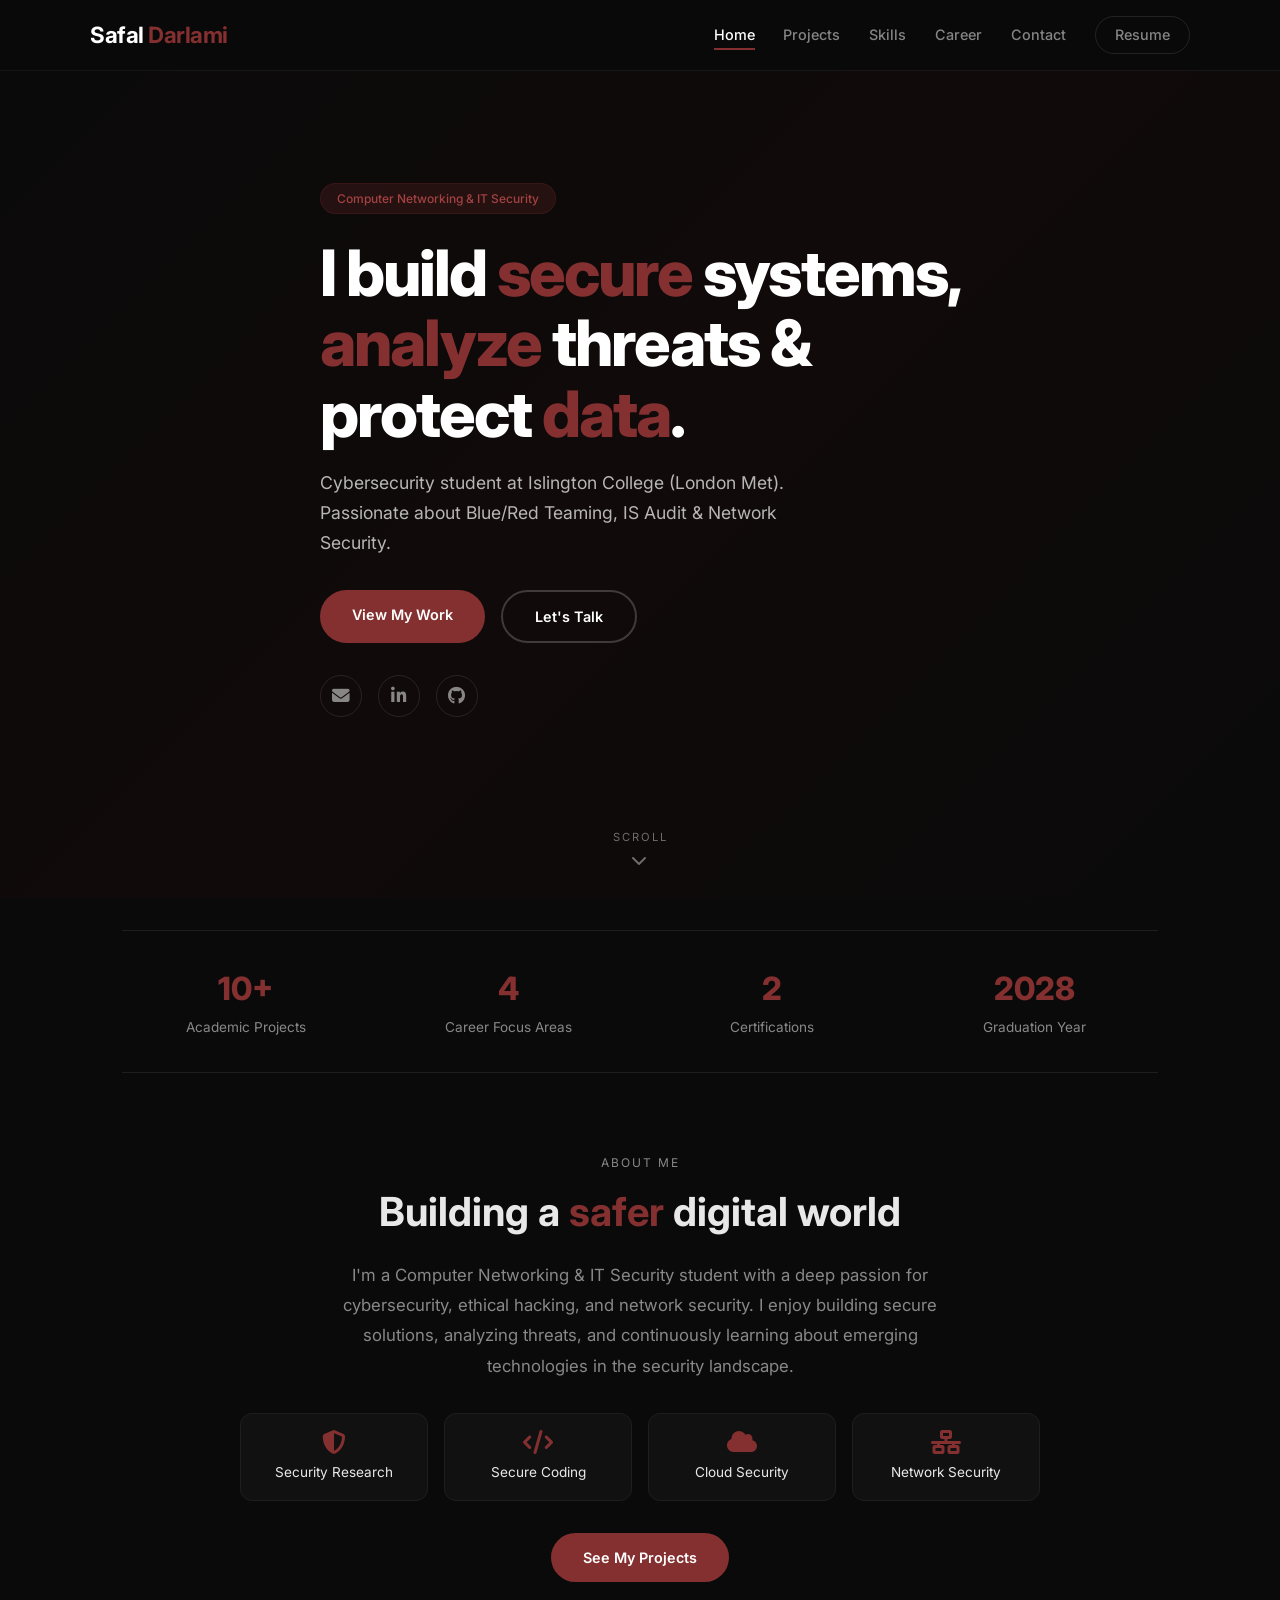
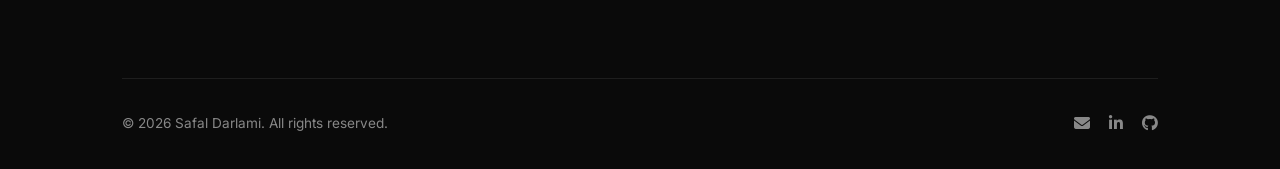
<file: index.html>
<!DOCTYPE html>
<html lang="en">
<head>
    <meta charset="UTF-8" />
    <meta name="viewport" content="width=device-width, initial-scale=1.0" />
    <title>Safal Darlami | Home</title>
    <link rel="stylesheet" href="style.css" />
    <link href="https://fonts.googleapis.com/css2?family=Inter:wght@300;400;500;600;700;800;900&display=swap" rel="stylesheet" />
    <link rel="stylesheet" href="https://cdnjs.cloudflare.com/ajax/libs/font-awesome/6.5.0/css/all.min.css" />
</head>
<body>

    <!-- ===== VIDEO HERO SECTION (Full screen) ===== -->
    <section class="video-hero" id="videoHero">
        <!-- Fallback gradient background if video doesn't load -->
        <div class="hero-fallback"></div>
        
        <!-- Background Video -->
        <video class="hero-video" autoplay muted loop playsinline id="bgVideo">
            <source src="Ytmp3.gg_YouTube_After-Effects-Loading-Screen_Media_3Df-26ZtIPA_001_720p.mp4" type="video/mp4" />
            <!-- Fallback: You can replace with your own video -->
        </video>
        
        <!-- Dark Overlay -->
        <div class="hero-overlay"></div>
        
        <!-- Hero Content -->
        <div class="hero-content-overlay">
            <span class="hero-badge">Computer Networking & IT Security</span>
            <h1>
                I build <span>secure</span> systems,<br />
                <span>analyze</span> threats &<br />
                protect <span>data</span>.
            </h1>
            <p class="hero-bio">
                Cybersecurity student at Islington College (London Met). 
                Passionate about Blue/Red Teaming, IS Audit & Network Security.
            </p>
            <div class="hero-buttons">
                <a href="projects.html" class="btn btn-primary">View My Work</a>
                <a href="contact.html" class="btn btn-secondary">Let's Talk</a>
            </div>
            <div class="hero-social">
                <a href="mailto:safal.darlami@email.com"><i class="fas fa-envelope"></i></a>
                <a href="#"><i class="fab fa-linkedin-in"></i></a>
                <a href="#"><i class="fab fa-github"></i></a>
            </div>
        </div>

        <!-- Scroll Indicator -->
        <div class="scroll-indicator">
            <span>Scroll</span>
            <i class="fas fa-chevron-down"></i>
        </div>
    </section>

    <!-- ===== HEADER (Fixed on top of video) ===== -->
    <header class="header-overlay">
        <div class="header-container">
            <a href="index.html" class="logo">Safal <span>Darlami</span></a>
            <nav>
                <a href="index.html" class="active">Home</a>
                <a href="projects.html">Projects</a>
                <a href="skills.html">Skills</a>
                <a href="career.html">Career</a>
                <a href="contact.html">Contact</a>
                <a href="#" class="nav-link">Resume</a>
            </nav>
            <div class="hamburger">
                <span></span>
                <span></span>
                <span></span>
            </div>
        </div>
    </header>

    <!-- ===== CONTENT WRAPPER (Scrolls over video) ===== -->
    <div class="content-wrapper">
        <div class="container">
            <!-- Quick Stats -->
            <section class="stats">
                <div class="stat-item">
                    <span class="stat-number">10+</span>
                    <span class="stat-label">Academic Projects</span>
                </div>
                <div class="stat-item">
                    <span class="stat-number">4</span>
                    <span class="stat-label">Career Focus Areas</span>
                </div>
                <div class="stat-item">
                    <span class="stat-number">2</span>
                    <span class="stat-label">Certifications</span>
                </div>
                <div class="stat-item">
                    <span class="stat-number">2028</span>
                    <span class="stat-label">Graduation Year</span>
                </div>
            </section>

            <!-- About Preview -->
            <section class="about-preview">
                <div class="about-preview-content">
                    <span class="section-label">About Me</span>
                    <h2>Building a <span>safer</span> digital world</h2>
                    <p>
                        I'm a Computer Networking & IT Security student with a deep passion for 
                        cybersecurity, ethical hacking, and network security. I enjoy building 
                        secure solutions, analyzing threats, and continuously learning about 
                        emerging technologies in the security landscape.
                    </p>
                    <div class="about-preview-grid">
                        <div class="about-preview-item">
                            <i class="fas fa-shield-halved"></i>
                            <span>Security Research</span>
                        </div>
                        <div class="about-preview-item">
                            <i class="fas fa-code"></i>
                            <span>Secure Coding</span>
                        </div>
                        <div class="about-preview-item">
                            <i class="fas fa-cloud"></i>
                            <span>Cloud Security</span>
                        </div>
                        <div class="about-preview-item">
                            <i class="fas fa-network-wired"></i>
                            <span>Network Security</span>
                        </div>
                    </div>
                    <a href="projects.html" class="btn btn-primary">See My Projects</a>
                </div>
            </section>

            <!-- Footer -->
            <footer>
                <p>&copy; 2026 Safal Darlami. All rights reserved.</p>
                <div class="footer-links">
                    <a href="mailto:safal.darlami@email.com"><i class="fas fa-envelope"></i></a>
                    <a href="#"><i class="fab fa-linkedin-in"></i></a>
                    <a href="#"><i class="fab fa-github"></i></a>
                </div>
            </footer>
        </div>
    </div>

    <script src="script.js"></script>
</body>
</html>
</file>
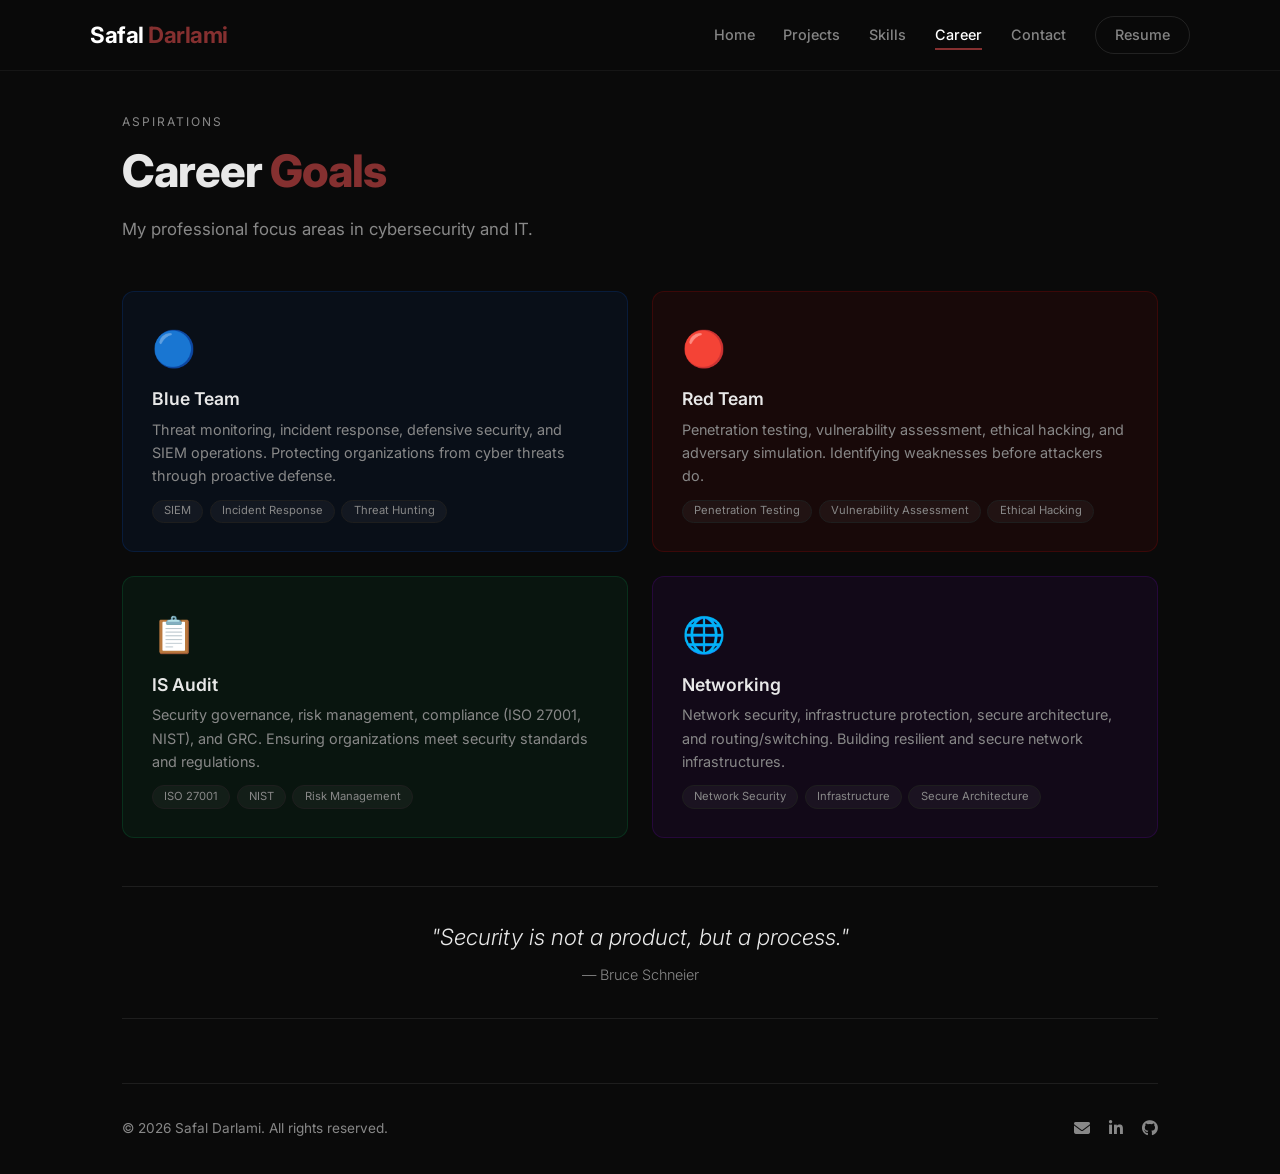
<file: career.html>
<!DOCTYPE html>
<html lang="en">
<head>
    <meta charset="UTF-8" />
    <meta name="viewport" content="width=device-width, initial-scale=1.0" />
    <title>Safal Darlami | Career Goals</title>
    <link rel="stylesheet" href="style.css" />
    <link href="https://fonts.googleapis.com/css2?family=Inter:wght@300;400;500;600;700;800;900&display=swap" rel="stylesheet" />
    <link rel="stylesheet" href="https://cdnjs.cloudflare.com/ajax/libs/font-awesome/6.5.0/css/all.min.css" />
</head>
<body>

    <!-- ===== HEADER OVERLAY ===== -->
    <header class="header-overlay">
        <div class="header-container">
            <a href="index.html" class="logo">Safal <span>Darlami</span></a>
            <nav>
                <a href="index.html">Home</a>
                <a href="projects.html">Projects</a>
                <a href="skills.html">Skills</a>
                <a href="career.html" class="active">Career</a>
                <a href="contact.html">Contact</a>
                <a href="#" class="nav-link">Resume</a>
            </nav>
            <div class="hamburger">
                <span></span>
                <span></span>
                <span></span>
            </div>
        </div>
    </header>

    <!-- ===== PAGE CONTENT ===== -->
    <div class="page-content">
        <div class="container">
            <section class="page-header">
                <span class="section-label">Aspirations</span>
                <h1>Career <span>Goals</span></h1>
                <p>My professional focus areas in cybersecurity and IT.</p>
            </section>

            <section class="career-page">
                <div class="career-grid">
                    <div class="career-card blue">
                        <span class="career-icon">🔵</span>
                        <h3>Blue Team</h3>
                        <p>Threat monitoring, incident response, defensive security, and SIEM operations. Protecting organizations from cyber threats through proactive defense.</p>
                        <div class="career-skills">
                            <span>SIEM</span>
                            <span>Incident Response</span>
                            <span>Threat Hunting</span>
                        </div>
                    </div>

                    <div class="career-card red">
                        <span class="career-icon">🔴</span>
                        <h3>Red Team</h3>
                        <p>Penetration testing, vulnerability assessment, ethical hacking, and adversary simulation. Identifying weaknesses before attackers do.</p>
                        <div class="career-skills">
                            <span>Penetration Testing</span>
                            <span>Vulnerability Assessment</span>
                            <span>Ethical Hacking</span>
                        </div>
                    </div>

                    <div class="career-card green">
                        <span class="career-icon">📋</span>
                        <h3>IS Audit</h3>
                        <p>Security governance, risk management, compliance (ISO 27001, NIST), and GRC. Ensuring organizations meet security standards and regulations.</p>
                        <div class="career-skills">
                            <span>ISO 27001</span>
                            <span>NIST</span>
                            <span>Risk Management</span>
                        </div>
                    </div>

                    <div class="career-card purple">
                        <span class="career-icon">🌐</span>
                        <h3>Networking</h3>
                        <p>Network security, infrastructure protection, secure architecture, and routing/switching. Building resilient and secure network infrastructures.</p>
                        <div class="career-skills">
                            <span>Network Security</span>
                            <span>Infrastructure</span>
                            <span>Secure Architecture</span>
                        </div>
                    </div>
                </div>
            </section>

            <section class="quote">
                <blockquote>
                    "Security is not a product, but a process."
                    <cite>— Bruce Schneier</cite>
                </blockquote>
            </section>

            <footer>
                <p>&copy; 2026 Safal Darlami. All rights reserved.</p>
                <div class="footer-links">
                    <a href="mailto:safal.darlami@email.com"><i class="fas fa-envelope"></i></a>
                    <a href="#"><i class="fab fa-linkedin-in"></i></a>
                    <a href="#"><i class="fab fa-github"></i></a>
                </div>
            </footer>
        </div>
    </div>

    <script src="script.js"></script>
</body>
</html>
</file>
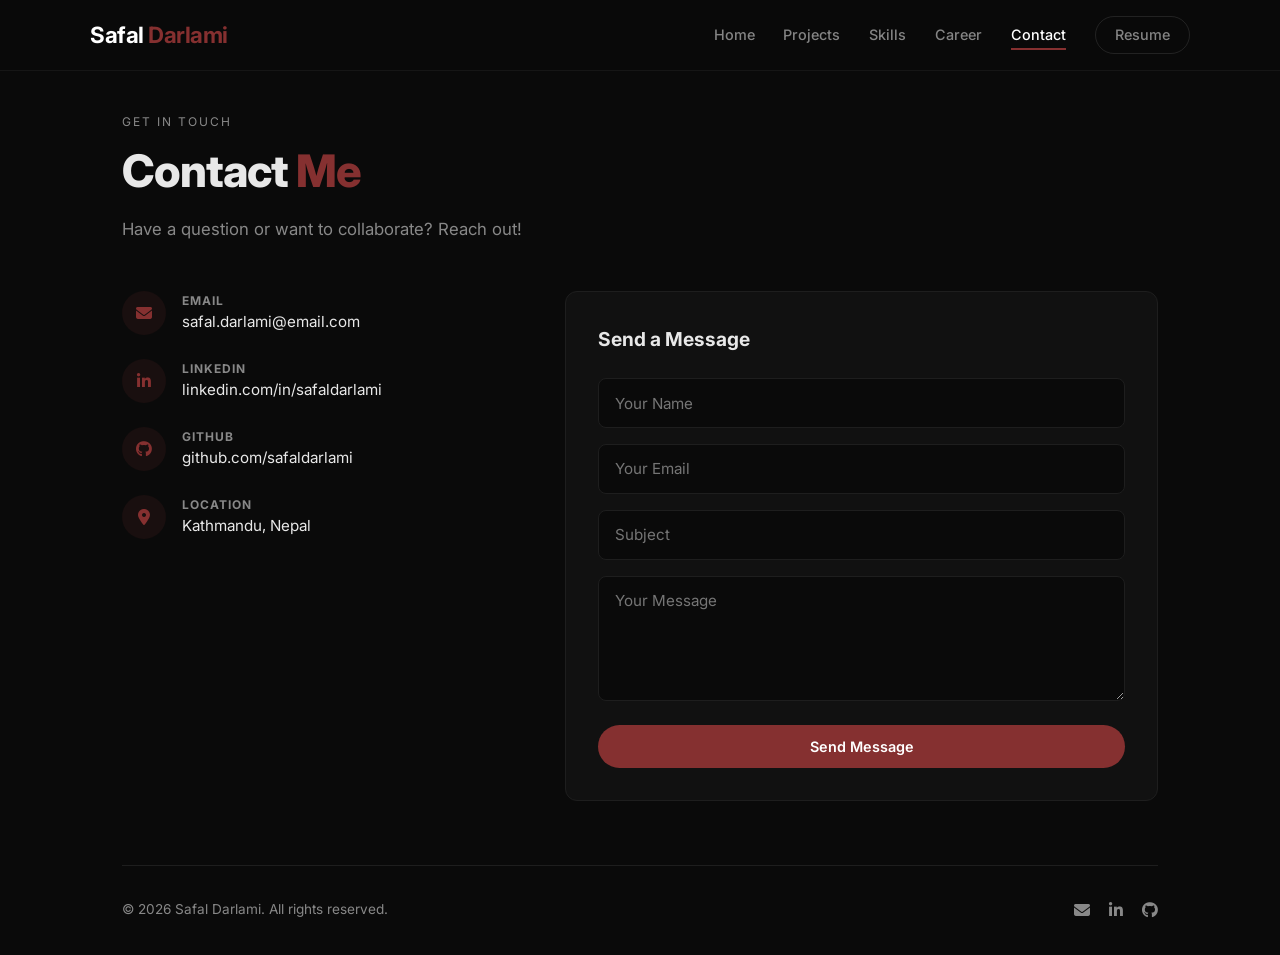
<file: contact.html>
<!DOCTYPE html>
<html lang="en">
<head>
    <meta charset="UTF-8" />
    <meta name="viewport" content="width=device-width, initial-scale=1.0" />
    <title>Safal Darlami | Contact</title>
    <link rel="stylesheet" href="style.css" />
    <link href="https://fonts.googleapis.com/css2?family=Inter:wght@300;400;500;600;700;800;900&display=swap" rel="stylesheet" />
    <link rel="stylesheet" href="https://cdnjs.cloudflare.com/ajax/libs/font-awesome/6.5.0/css/all.min.css" />
</head>
<body>

    <!-- ===== HEADER OVERLAY ===== -->
    <header class="header-overlay">
        <div class="header-container">
            <a href="index.html" class="logo">Safal <span>Darlami</span></a>
            <nav>
                <a href="index.html">Home</a>
                <a href="projects.html">Projects</a>
                <a href="skills.html">Skills</a>
                <a href="career.html">Career</a>
                <a href="contact.html" class="active">Contact</a>
                <a href="#" class="nav-link">Resume</a>
            </nav>
            <div class="hamburger">
                <span></span>
                <span></span>
                <span></span>
            </div>
        </div>
    </header>

    <!-- ===== PAGE CONTENT ===== -->
    <div class="page-content">
        <div class="container">
            <section class="page-header">
                <span class="section-label">Get in Touch</span>
                <h1>Contact <span>Me</span></h1>
                <p>Have a question or want to collaborate? Reach out!</p>
            </section>

            <section class="contact-page">
                <div class="contact-grid">
                    <div class="contact-info">
                        <div class="contact-item">
                            <i class="fas fa-envelope"></i>
                            <div>
                                <h4>Email</h4>
                                <p><a href="mailto:safal.darlami@email.com">safal.darlami@email.com</a></p>
                            </div>
                        </div>
                        <div class="contact-item">
                            <i class="fab fa-linkedin-in"></i>
                            <div>
                                <h4>LinkedIn</h4>
                                <p><a href="#">linkedin.com/in/safaldarlami</a></p>
                            </div>
                        </div>
                        <div class="contact-item">
                            <i class="fab fa-github"></i>
                            <div>
                                <h4>GitHub</h4>
                                <p><a href="#">github.com/safaldarlami</a></p>
                            </div>
                        </div>
                        <div class="contact-item">
                            <i class="fas fa-map-marker-alt"></i>
                            <div>
                                <h4>Location</h4>
                                <p>Kathmandu, Nepal</p>
                            </div>
                        </div>
                    </div>

                    <form class="contact-form" id="contactForm">
                        <h3>Send a Message</h3>
                        <div class="form-group">
                            <input type="text" placeholder="Your Name" required />
                        </div>
                        <div class="form-group">
                            <input type="email" placeholder="Your Email" required />
                        </div>
                        <div class="form-group">
                            <input type="text" placeholder="Subject" />
                        </div>
                        <div class="form-group">
                            <textarea rows="5" placeholder="Your Message" required></textarea>
                        </div>
                        <button type="submit" class="btn btn-primary">Send Message</button>
                    </form>
                </div>
            </section>

            <footer>
                <p>&copy; 2026 Safal Darlami. All rights reserved.</p>
                <div class="footer-links">
                    <a href="https://kohana23.github.io/Portfolio/"><i class="fas fa-envelope"></i></a>
                    <a href="https://www.linkedin.com/in/safal-darlami-263991360/"><i class="fab fa-linkedin-in"></i></a>
                    <a href="https://github.com/Kohana23"><i class="fab fa-github"></i></a>
                </div>
            </footer>
        </div>
    </div>

    <script src="script.js"></script>
</body>
</html>
</file>
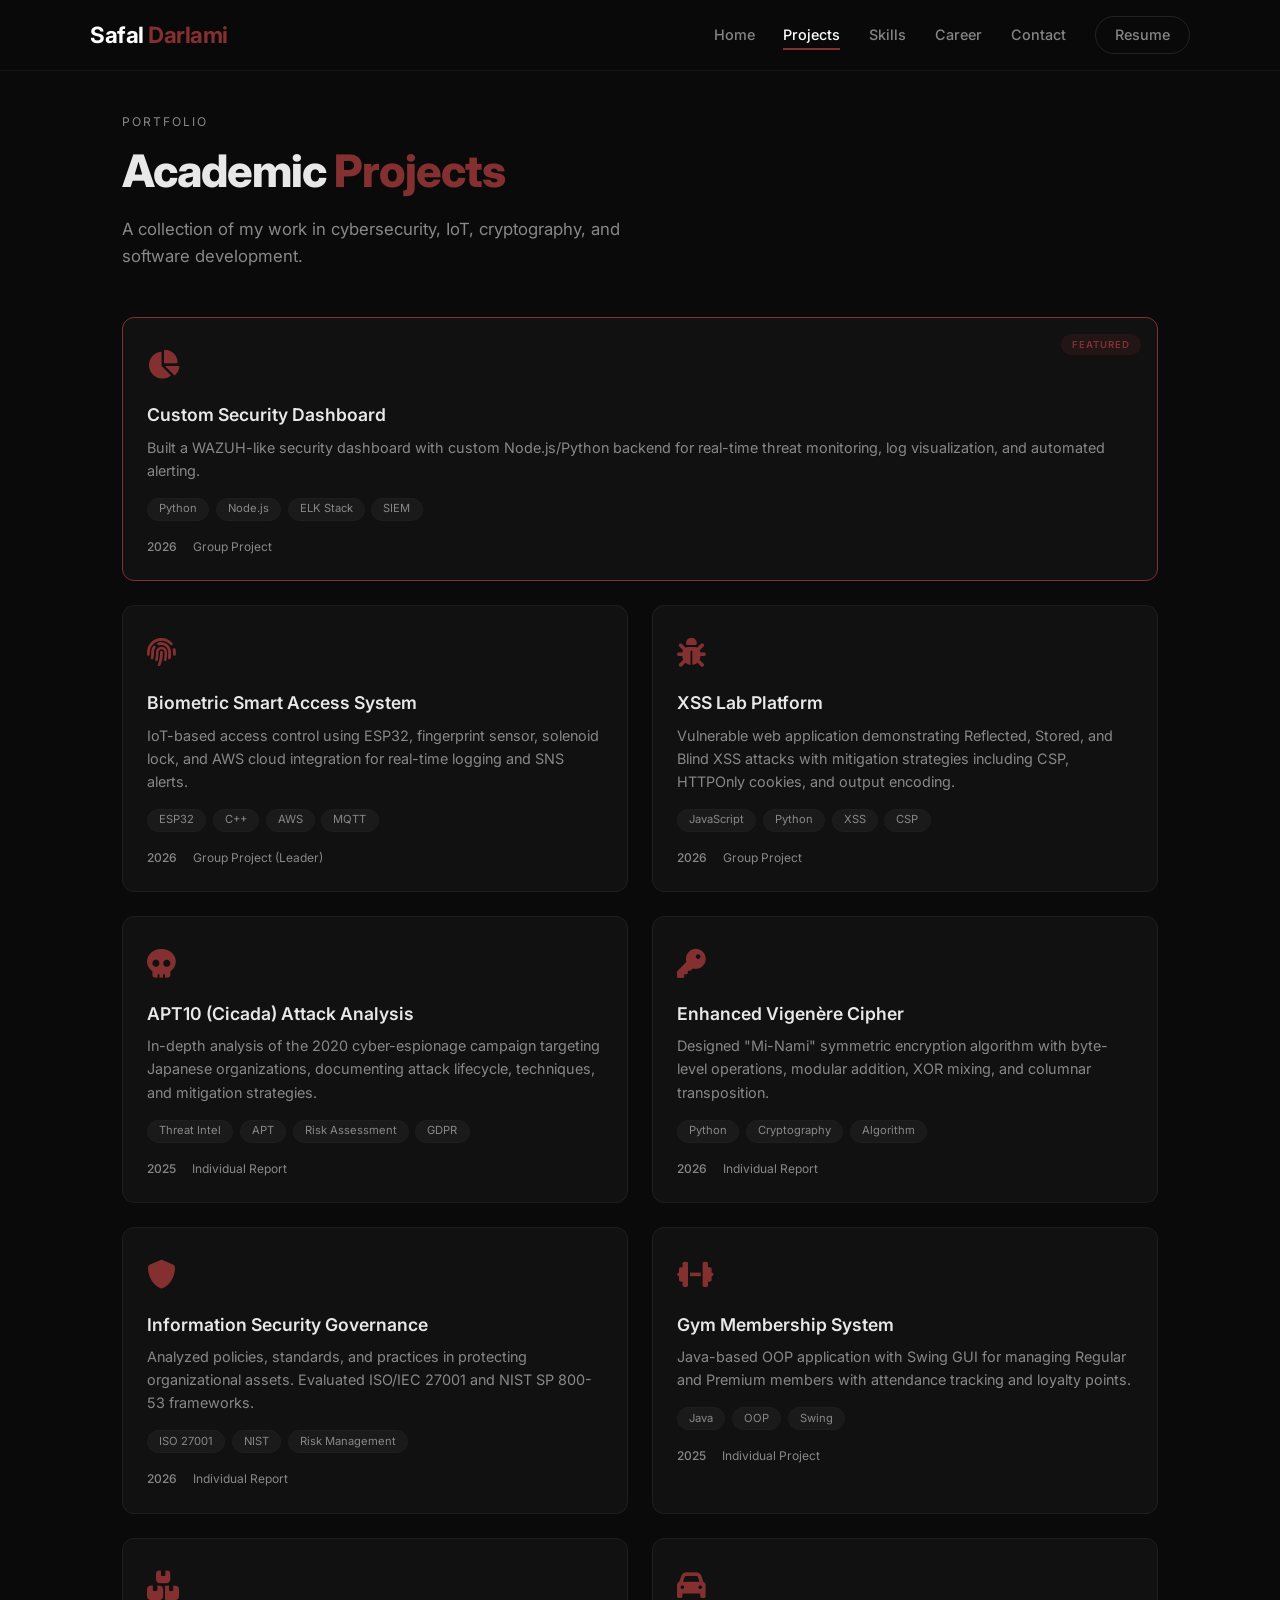
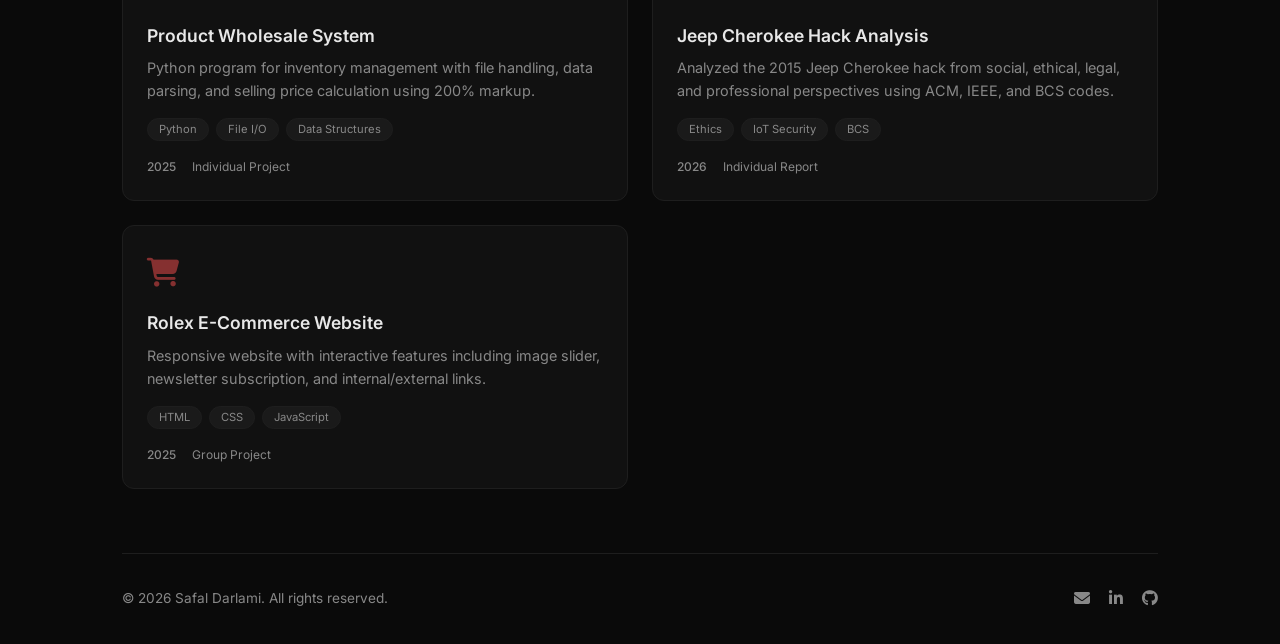
<file: projects.html>
<!DOCTYPE html>
<html lang="en">
<head>
    <meta charset="UTF-8" />
    <meta name="viewport" content="width=device-width, initial-scale=1.0" />
    <title>Safal Darlami | Projects</title>
    <link rel="stylesheet" href="style.css" />
    <link href="https://fonts.googleapis.com/css2?family=Inter:wght@300;400;500;600;700;800;900&display=swap" rel="stylesheet" />
    <link rel="stylesheet" href="https://cdnjs.cloudflare.com/ajax/libs/font-awesome/6.5.0/css/all.min.css" />
</head>
<body>

    <!-- ===== HEADER OVERLAY ===== -->
    <header class="header-overlay">
        <div class="header-container">
            <a href="index.html" class="logo">Safal <span>Darlami</span></a>
            <nav>
                <a href="index.html">Home</a>
                <a href="projects.html" class="active">Projects</a>
                <a href="skills.html">Skills</a>
                <a href="career.html">Career</a>
                <a href="contact.html">Contact</a>
                <a href="#" class="nav-link">Resume</a>
            </nav>
            <div class="hamburger">
                <span></span>
                <span></span>
                <span></span>
            </div>
        </div>
    </header>

    <!-- ===== PAGE CONTENT ===== -->
    <div class="page-content">
        <div class="container">
            <section class="page-header">
                <span class="section-label">Portfolio</span>
                <h1>Academic <span>Projects</span></h1>
                <p>A collection of my work in cybersecurity, IoT, cryptography, and software development.</p>
            </section>

            <section class="projects-page">
                <div class="project-grid">
                    <!-- Project 1 -->
                    <div class="project-card featured">
                        <div class="project-badge">Featured</div>
                        <div class="project-icon"><i class="fas fa-chart-pie"></i></div>
                        <h3>Custom Security Dashboard</h3>
                        <p>Built a WAZUH-like security dashboard with custom Node.js/Python backend for real-time threat monitoring, log visualization, and automated alerting.</p>
                        <div class="project-tags">
                            <span>Python</span>
                            <span>Node.js</span>
                            <span>ELK Stack</span>
                            <span>SIEM</span>
                        </div>
                        <div class="project-meta">
                            <span class="project-year">2026</span>
                            <span class="project-type">Group Project</span>
                        </div>
                    </div>

                    <!-- Project 2 -->
                    <div class="project-card">
                        <div class="project-icon"><i class="fas fa-fingerprint"></i></div>
                        <h3>Biometric Smart Access System</h3>
                        <p>IoT-based access control using ESP32, fingerprint sensor, solenoid lock, and AWS cloud integration for real-time logging and SNS alerts.</p>
                        <div class="project-tags">
                            <span>ESP32</span>
                            <span>C++</span>
                            <span>AWS</span>
                            <span>MQTT</span>
                        </div>
                        <div class="project-meta">
                            <span class="project-year">2026</span>
                            <span class="project-type">Group Project (Leader)</span>
                        </div>
                    </div>

                    <!-- Project 3 -->
                    <div class="project-card">
                        <div class="project-icon"><i class="fas fa-bug"></i></div>
                        <h3>XSS Lab Platform</h3>
                        <p>Vulnerable web application demonstrating Reflected, Stored, and Blind XSS attacks with mitigation strategies including CSP, HTTPOnly cookies, and output encoding.</p>
                        <div class="project-tags">
                            <span>JavaScript</span>
                            <span>Python</span>
                            <span>XSS</span>
                            <span>CSP</span>
                        </div>
                        <div class="project-meta">
                            <span class="project-year">2026</span>
                            <span class="project-type">Group Project</span>
                        </div>
                    </div>

                    <!-- Project 4 -->
                    <div class="project-card">
                        <div class="project-icon"><i class="fas fa-skull"></i></div>
                        <h3>APT10 (Cicada) Attack Analysis</h3>
                        <p>In-depth analysis of the 2020 cyber-espionage campaign targeting Japanese organizations, documenting attack lifecycle, techniques, and mitigation strategies.</p>
                        <div class="project-tags">
                            <span>Threat Intel</span>
                            <span>APT</span>
                            <span>Risk Assessment</span>
                            <span>GDPR</span>
                        </div>
                        <div class="project-meta">
                            <span class="project-year">2025</span>
                            <span class="project-type">Individual Report</span>
                        </div>
                    </div>

                    <!-- Project 5 -->
                    <div class="project-card">
                        <div class="project-icon"><i class="fas fa-key"></i></div>
                        <h3>Enhanced Vigenère Cipher</h3>
                        <p>Designed "Mi-Nami" symmetric encryption algorithm with byte-level operations, modular addition, XOR mixing, and columnar transposition.</p>
                        <div class="project-tags">
                            <span>Python</span>
                            <span>Cryptography</span>
                            <span>Algorithm</span>
                        </div>
                        <div class="project-meta">
                            <span class="project-year">2026</span>
                            <span class="project-type">Individual Report</span>
                        </div>
                    </div>

                    <!-- Project 6 -->
                    <div class="project-card">
                        <div class="project-icon"><i class="fas fa-shield"></i></div>
                        <h3>Information Security Governance</h3>
                        <p>Analyzed policies, standards, and practices in protecting organizational assets. Evaluated ISO/IEC 27001 and NIST SP 800-53 frameworks.</p>
                        <div class="project-tags">
                            <span>ISO 27001</span>
                            <span>NIST</span>
                            <span>Risk Management</span>
                        </div>
                        <div class="project-meta">
                            <span class="project-year">2026</span>
                            <span class="project-type">Individual Report</span>
                        </div>
                    </div>

                    <!-- Project 7 -->
                    <div class="project-card">
                        <div class="project-icon"><i class="fas fa-dumbbell"></i></div>
                        <h3>Gym Membership System</h3>
                        <p>Java-based OOP application with Swing GUI for managing Regular and Premium members with attendance tracking and loyalty points.</p>
                        <div class="project-tags">
                            <span>Java</span>
                            <span>OOP</span>
                            <span>Swing</span>
                        </div>
                        <div class="project-meta">
                            <span class="project-year">2025</span>
                            <span class="project-type">Individual Project</span>
                        </div>
                    </div>

                    <!-- Project 8 -->
                    <div class="project-card">
                        <div class="project-icon"><i class="fas fa-boxes"></i></div>
                        <h3>Product Wholesale System</h3>
                        <p>Python program for inventory management with file handling, data parsing, and selling price calculation using 200% markup.</p>
                        <div class="project-tags">
                            <span>Python</span>
                            <span>File I/O</span>
                            <span>Data Structures</span>
                        </div>
                        <div class="project-meta">
                            <span class="project-year">2025</span>
                            <span class="project-type">Individual Project</span>
                        </div>
                    </div>

                    <!-- Project 9 -->
                    <div class="project-card">
                        <div class="project-icon"><i class="fas fa-car"></i></div>
                        <h3>Jeep Cherokee Hack Analysis</h3>
                        <p>Analyzed the 2015 Jeep Cherokee hack from social, ethical, legal, and professional perspectives using ACM, IEEE, and BCS codes.</p>
                        <div class="project-tags">
                            <span>Ethics</span>
                            <span>IoT Security</span>
                            <span>BCS</span>
                        </div>
                        <div class="project-meta">
                            <span class="project-year">2026</span>
                            <span class="project-type">Individual Report</span>
                        </div>
                    </div>

                    <!-- Project 10 -->
                    <div class="project-card">
                        <div class="project-icon"><i class="fas fa-shopping-cart"></i></div>
                        <h3>Rolex E-Commerce Website</h3>
                        <p>Responsive website with interactive features including image slider, newsletter subscription, and internal/external links.</p>
                        <div class="project-tags">
                            <span>HTML</span>
                            <span>CSS</span>
                            <span>JavaScript</span>
                        </div>
                        <div class="project-meta">
                            <span class="project-year">2025</span>
                            <span class="project-type">Group Project</span>
                        </div>
                    </div>
                </div>
            </section>

            <footer>
                <p>&copy; 2026 Safal Darlami. All rights reserved.</p>
                <div class="footer-links">
                    <a href="mailto:safal.darlami@email.com"><i class="fas fa-envelope"></i></a>
                    <a href="#"><i class="fab fa-linkedin-in"></i></a>
                    <a href="#"><i class="fab fa-github"></i></a>
                </div>
            </footer>
        </div>
    </div>

    <script src="script.js"></script>
</body>
</html>
</file>
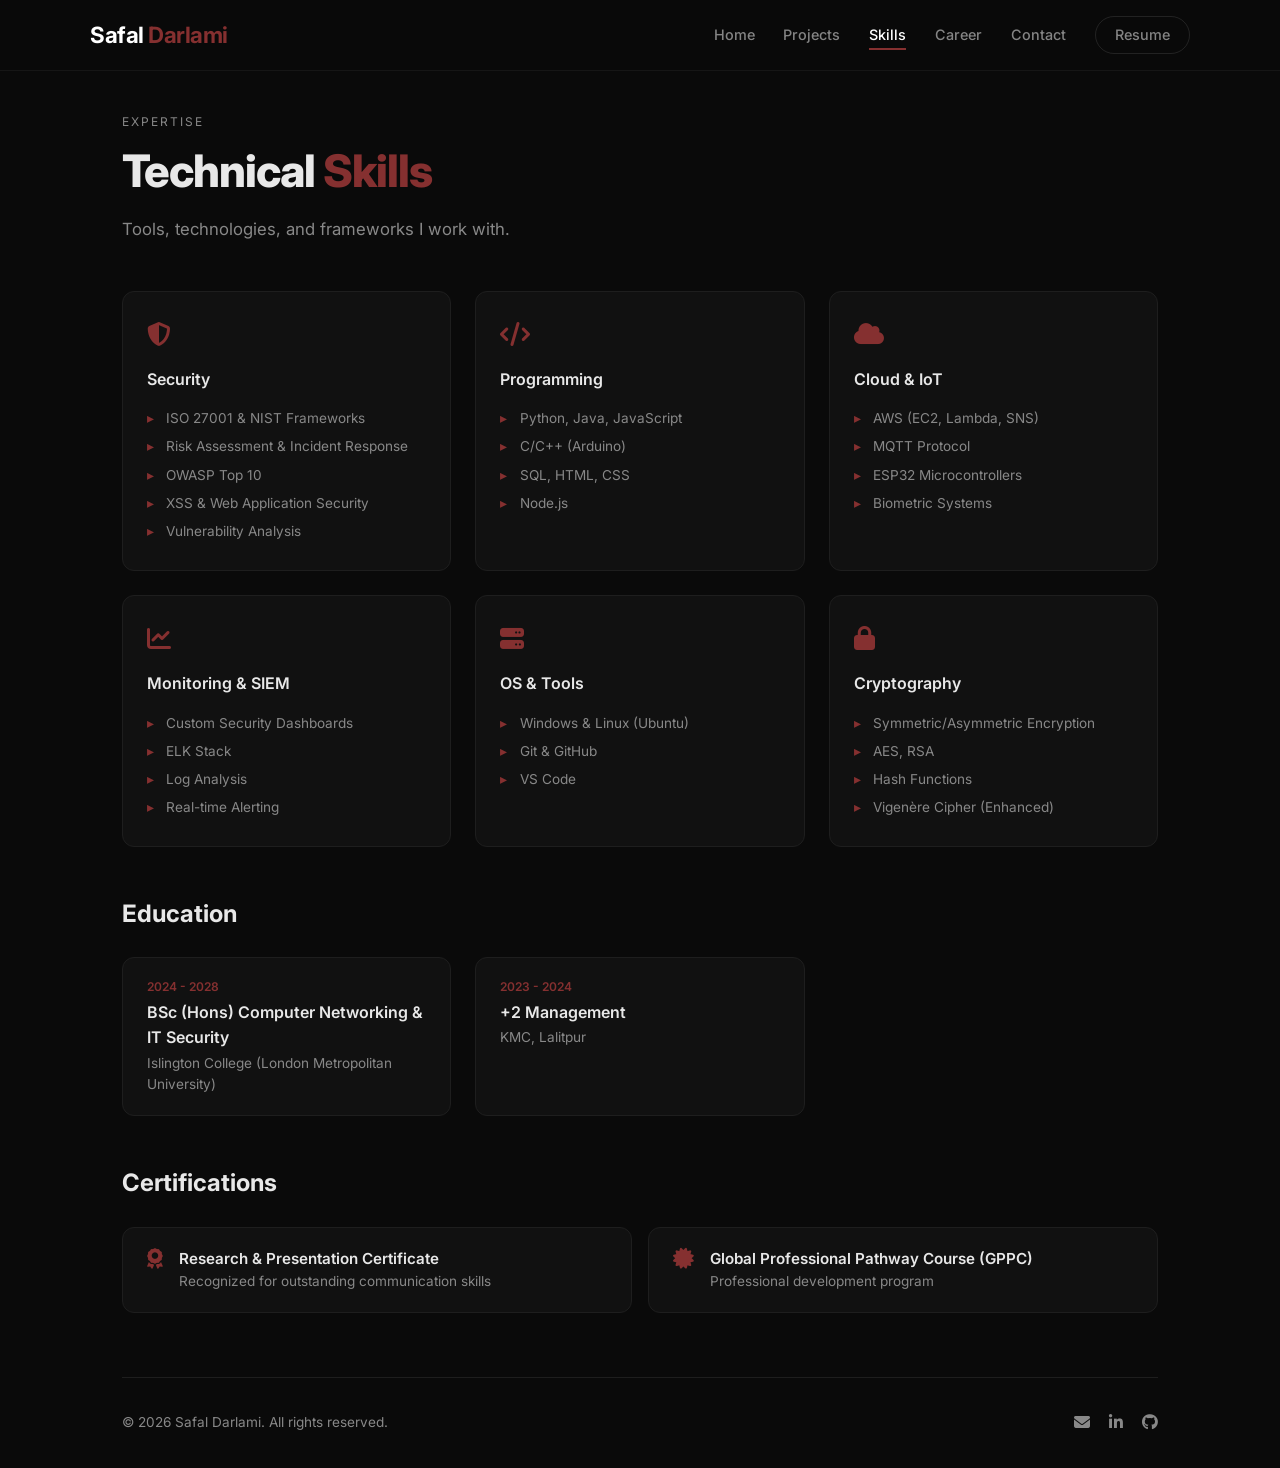
<file: skills.html>
<!DOCTYPE html>
<html lang="en">
<head>
    <meta charset="UTF-8" />
    <meta name="viewport" content="width=device-width, initial-scale=1.0" />
    <title>Safal Darlami | Skills</title>
    <link rel="stylesheet" href="style.css" />
    <link href="https://fonts.googleapis.com/css2?family=Inter:wght@300;400;500;600;700;800;900&display=swap" rel="stylesheet" />
    <link rel="stylesheet" href="https://cdnjs.cloudflare.com/ajax/libs/font-awesome/6.5.0/css/all.min.css" />
</head>
<body>

    <!-- ===== HEADER OVERLAY ===== -->
    <header class="header-overlay">
        <div class="header-container">
            <a href="index.html" class="logo">Safal <span>Darlami</span></a>
            <nav>
                <a href="index.html">Home</a>
                <a href="projects.html">Projects</a>
                <a href="skills.html" class="active">Skills</a>
                <a href="career.html">Career</a>
                <a href="contact.html">Contact</a>
                <a href="#" class="nav-link">Resume</a>
            </nav>
            <div class="hamburger">
                <span></span>
                <span></span>
                <span></span>
            </div>
        </div>
    </header>

    <!-- ===== PAGE CONTENT ===== -->
    <div class="page-content">
        <div class="container">
            <section class="page-header">
                <span class="section-label">Expertise</span>
                <h1>Technical <span>Skills</span></h1>
                <p>Tools, technologies, and frameworks I work with.</p>
            </section>

            <section class="skills-page">
                <div class="skills-grid">
                    <div class="skill-card">
                        <div class="skill-icon"><i class="fas fa-shield-halved"></i></div>
                        <h3>Security</h3>
                        <ul>
                            <li>ISO 27001 & NIST Frameworks</li>
                            <li>Risk Assessment & Incident Response</li>
                            <li>OWASP Top 10</li>
                            <li>XSS & Web Application Security</li>
                            <li>Vulnerability Analysis</li>
                        </ul>
                    </div>

                    <div class="skill-card">
                        <div class="skill-icon"><i class="fas fa-code"></i></div>
                        <h3>Programming</h3>
                        <ul>
                            <li>Python, Java, JavaScript</li>
                            <li>C/C++ (Arduino)</li>
                            <li>SQL, HTML, CSS</li>
                            <li>Node.js</li>
                        </ul>
                    </div>

                    <div class="skill-card">
                        <div class="skill-icon"><i class="fas fa-cloud"></i></div>
                        <h3>Cloud & IoT</h3>
                        <ul>
                            <li>AWS (EC2, Lambda, SNS)</li>
                            <li>MQTT Protocol</li>
                            <li>ESP32 Microcontrollers</li>
                            <li>Biometric Systems</li>
                        </ul>
                    </div>

                    <div class="skill-card">
                        <div class="skill-icon"><i class="fas fa-chart-line"></i></div>
                        <h3>Monitoring & SIEM</h3>
                        <ul>
                            <li>Custom Security Dashboards</li>
                            <li>ELK Stack</li>
                            <li>Log Analysis</li>
                            <li>Real-time Alerting</li>
                        </ul>
                    </div>

                    <div class="skill-card">
                        <div class="skill-icon"><i class="fas fa-server"></i></div>
                        <h3>OS & Tools</h3>
                        <ul>
                            <li>Windows & Linux (Ubuntu)</li>
                            <li>Git & GitHub</li>
                            <li>VS Code</li>
                        </ul>
                    </div>

                    <div class="skill-card">
                        <div class="skill-icon"><i class="fas fa-lock"></i></div>
                        <h3>Cryptography</h3>
                        <ul>
                            <li>Symmetric/Asymmetric Encryption</li>
                            <li>AES, RSA</li>
                            <li>Hash Functions</li>
                            <li>Vigenère Cipher (Enhanced)</li>
                        </ul>
                    </div>
                </div>
            </section>

            <section class="education">
                <h2>Education</h2>
                <div class="edu-grid">
                    <div class="edu-item">
                        <span class="edu-year">2024 - 2028</span>
                        <h4>BSc (Hons) Computer Networking & IT Security</h4>
                        <p>Islington College (London Metropolitan University)</p>
                    </div>
                    <div class="edu-item">
                        <span class="edu-year">2023 - 2024</span>
                        <h4>+2 Management</h4>
                        <p>KMC, Lalitpur</p>
                    </div>
                </div>
            </section>

            <section class="certifications">
                <h2>Certifications</h2>
                <div class="cert-grid">
                    <div class="cert-item">
                        <i class="fas fa-award"></i>
                        <div>
                            <h4>Research & Presentation Certificate</h4>
                            <p>Recognized for outstanding communication skills</p>
                        </div>
                    </div>
                    <div class="cert-item">
                        <i class="fas fa-certificate"></i>
                        <div>
                            <h4>Global Professional Pathway Course (GPPC)</h4>
                            <p>Professional development program</p>
                        </div>
                    </div>
                </div>
            </section>

            <footer>
                <p>&copy; 2026 Safal Darlami. All rights reserved.</p>
                <div class="footer-links">
                    <a href="mailto:safal.darlami@email.com"><i class="fas fa-envelope"></i></a>
                    <a href="#"><i class="fab fa-linkedin-in"></i></a>
                    <a href="#"><i class="fab fa-github"></i></a>
                </div>
            </footer>
        </div>
    </div>

    <script src="script.js"></script>
</body>
</html>
</file>
<file: style.css>
/* ===== RESET & BASE ===== */
* {
    margin: 0;
    padding: 0;
    box-sizing: border-box;
}

:root {
    --bg: #0a0a0a;
    --card: #111111;
    --border: #1e1e1e;
    --text: #e8e8e8;
    --muted: #888;
    --primary: #853030;
    --primary-light: #a34242;
    --primary-dark: #6a2626;
    --radius: 12px;
    --transition: all 0.3s ease;
}

html {
    scroll-behavior: smooth;
}

body {
    font-family: 'Inter', -apple-system, sans-serif;
    background: var(--bg);
    color: var(--text);
    line-height: 1.6;
    -webkit-font-smoothing: antialiased;
    min-height: 100vh;
}

a {
    text-decoration: none;
    color: inherit;
}

/* ===== HEADER OVERLAY (Fixed on top) ===== */
.header-overlay {
    position: fixed;
    top: 0;
    left: 0;
    right: 0;
    z-index: 1000;
    padding: 1rem 2rem;
    background: rgba(10, 10, 10, 0.85);
    backdrop-filter: blur(12px);
    border-bottom: 1px solid rgba(255, 255, 255, 0.05);
}

.header-container {
    max-width: 1100px;
    margin: 0 auto;
    display: flex;
    justify-content: space-between;
    align-items: center;
}

.logo {
    font-size: 1.4rem;
    font-weight: 700;
    letter-spacing: -0.5px;
    color: #fff;
}

.logo span {
    color: var(--primary);
}

nav {
    display: flex;
    gap: 1.8rem;
    align-items: center;
}

nav a {
    color: rgba(255, 255, 255, 0.5);
    font-size: 0.9rem;
    font-weight: 500;
    transition: var(--transition);
    position: relative;
}

nav a::after {
    content: '';
    position: absolute;
    bottom: -4px;
    left: 0;
    width: 0;
    height: 2px;
    background: var(--primary);
    transition: var(--transition);
}

nav a:hover {
    color: #fff;
}

nav a:hover::after {
    width: 100%;
}

nav a.active {
    color: #fff;
}

nav a.active::after {
    width: 100%;
}

.nav-link {
    padding: 0.4rem 1.2rem;
    border: 1px solid rgba(255, 255, 255, 0.1);
    border-radius: 50px;
}

.nav-link:hover {
    border-color: var(--primary);
    color: var(--primary) !important;
}

.nav-link::after {
    display: none;
}

.hamburger {
    display: none;
    flex-direction: column;
    gap: 5px;
    cursor: pointer;
}

.hamburger span {
    width: 25px;
    height: 2px;
    background: #fff;
    border-radius: 2px;
    transition: var(--transition);
}

/* ===== VIDEO HERO (Home page only) ===== */
.video-hero {
    position: relative;
    height: 100vh;
    width: 100%;
    overflow: hidden;
    display: flex;
    align-items: center;
    justify-content: center;
    z-index: 1;
}

.hero-fallback {
    position: absolute;
    top: 0;
    left: 0;
    width: 100%;
    height: 100%;
    background: linear-gradient(135deg, #0a0a0a 0%, #1a0a0a 50%, #0a0a0a 100%);
    z-index: 0;
}

.hero-video {
    position: absolute;
    top: 50%;
    left: 50%;
    min-width: 100%;
    min-height: 100%;
    width: auto;
    height: auto;
    transform: translate(-50%, -50%);
    object-fit: cover;
    z-index: 1;
}

.hero-overlay {
    position: absolute;
    top: 0;
    left: 0;
    width: 100%;
    height: 100%;
    background: rgba(10, 10, 10, 0.6);
    z-index: 2;
}

.hero-content-overlay {
    position: relative;
    z-index: 3;
    max-width: 800px;
    padding: 2rem;
    text-align: left;
    animation: fadeInUp 1s ease;
}

.hero-content-overlay .hero-badge {
    display: inline-block;
    background: rgba(133, 48, 48, 0.2);
    color: var(--primary-light);
    padding: 0.3rem 1rem;
    border-radius: 50px;
    font-size: 0.75rem;
    font-weight: 500;
    margin-bottom: 1.5rem;
    border: 1px solid rgba(133, 48, 48, 0.2);
}

.hero-content-overlay h1 {
    font-size: 4rem;
    font-weight: 800;
    line-height: 1.1;
    letter-spacing: -2px;
    margin-bottom: 1.2rem;
    color: #fff;
}

.hero-content-overlay h1 span {
    color: var(--primary);
}

.hero-content-overlay .hero-bio {
    color: rgba(255, 255, 255, 0.7);
    font-size: 1.1rem;
    max-width: 500px;
    line-height: 1.7;
    margin-bottom: 2rem;
}

.hero-content-overlay .hero-buttons {
    display: flex;
    gap: 1rem;
    flex-wrap: wrap;
    margin-bottom: 2rem;
}

.hero-content-overlay .hero-social {
    display: flex;
    gap: 1rem;
}

.hero-content-overlay .hero-social a {
    color: rgba(255, 255, 255, 0.5);
    font-size: 1.1rem;
    width: 42px;
    height: 42px;
    border-radius: 50%;
    border: 1px solid rgba(255, 255, 255, 0.1);
    display: flex;
    align-items: center;
    justify-content: center;
    transition: var(--transition);
}

.hero-content-overlay .hero-social a:hover {
    color: var(--primary);
    border-color: var(--primary);
    transform: translateY(-3px);
}

/* ===== SCROLL INDICATOR ===== */
.scroll-indicator {
    position: absolute;
    bottom: 2rem;
    left: 50%;
    transform: translateX(-50%);
    z-index: 3;
    display: flex;
    flex-direction: column;
    align-items: center;
    gap: 0.3rem;
    color: rgba(255, 255, 255, 0.4);
    font-size: 0.7rem;
    text-transform: uppercase;
    letter-spacing: 2px;
    animation: bounceDown 2s infinite;
}

.scroll-indicator i {
    font-size: 1rem;
}

/* ===== CONTENT WRAPPER (For home page) ===== */
.content-wrapper {
    position: relative;
    z-index: 2;
    background: var(--bg);
    margin-top: -2px;
    padding-top: 2rem;
}

/* ===== PAGE CONTENT (For non-home pages) ===== */
.page-content {
    padding-top: 6rem;
    min-height: 100vh;
    background: var(--bg);
}

/* ===== CONTAINER ===== */
.container {
    max-width: 1100px;
    margin: 0 auto;
    padding: 0 2rem 2rem;
}

/* ===== BUTTONS ===== */
.btn {
    padding: 0.8rem 2rem;
    border: none;
    border-radius: 50px;
    font-size: 0.9rem;
    font-weight: 600;
    cursor: pointer;
    transition: var(--transition);
    display: inline-block;
    font-family: inherit;
}

.btn-primary {
    background: var(--primary);
    color: #fff;
}

.btn-primary:hover {
    background: var(--primary-light);
    transform: translateY(-2px);
    box-shadow: 0 10px 30px rgba(133, 48, 48, 0.3);
}

.btn-secondary {
    background: transparent;
    color: #fff;
    border: 2px solid rgba(255, 255, 255, 0.2);
}

.btn-secondary:hover {
    border-color: var(--primary);
    color: var(--primary);
    transform: translateY(-2px);
}

/* ===== STATS ===== */
.stats {
    display: grid;
    grid-template-columns: repeat(4, 1fr);
    gap: 1rem;
    padding: 2rem 0;
    border-top: 1px solid var(--border);
    border-bottom: 1px solid var(--border);
    margin-bottom: 2rem;
}

.stat-item {
    text-align: center;
}

.stat-number {
    display: block;
    font-size: 2rem;
    font-weight: 800;
    color: var(--primary);
}

.stat-label {
    font-size: 0.85rem;
    color: var(--muted);
}

/* ===== ABOUT PREVIEW ===== */
.about-preview {
    padding: 3rem 0 2rem;
}

.about-preview-content {
    max-width: 800px;
    margin: 0 auto;
    text-align: center;
}

.section-label {
    font-size: 0.75rem;
    text-transform: uppercase;
    letter-spacing: 2px;
    color: var(--muted);
    display: block;
    margin-bottom: 0.5rem;
}

.about-preview-content h2 {
    font-size: 2.5rem;
    font-weight: 700;
    margin-bottom: 1rem;
}

.about-preview-content h2 span {
    color: var(--primary);
}

.about-preview-content > p {
    color: var(--muted);
    font-size: 1.05rem;
    line-height: 1.8;
    max-width: 650px;
    margin: 0 auto 2rem;
}

.about-preview-grid {
    display: grid;
    grid-template-columns: repeat(4, 1fr);
    gap: 1rem;
    margin-bottom: 2rem;
}

.about-preview-item {
    background: var(--card);
    border: 1px solid var(--border);
    border-radius: var(--radius);
    padding: 1rem;
    text-align: center;
    transition: var(--transition);
}

.about-preview-item:hover {
    border-color: var(--primary);
    transform: translateY(-3px);
}

.about-preview-item i {
    font-size: 1.5rem;
    color: var(--primary);
    display: block;
    margin-bottom: 0.3rem;
}

.about-preview-item span {
    font-size: 0.85rem;
    color: var(--text);
}

/* ===== PAGE HEADER ===== */
.page-header {
    margin-top: 1rem;
    margin-bottom: 3rem;
}

.page-header .section-label {
    font-size: 0.75rem;
    text-transform: uppercase;
    letter-spacing: 2px;
    color: var(--muted);
    display: block;
    margin-bottom: 0.3rem;
}

.page-header h1 {
    font-size: 2.8rem;
    font-weight: 800;
    letter-spacing: -1px;
    margin-bottom: 0.5rem;
}

.page-header h1 span {
    color: var(--primary);
}

.page-header p {
    color: var(--muted);
    font-size: 1.05rem;
    max-width: 500px;
}

/* ===== PROJECTS PAGE ===== */
.projects-page {
    flex: 1;
}

.project-grid {
    display: grid;
    grid-template-columns: 1fr 1fr;
    gap: 1.5rem;
}

.project-card {
    background: var(--card);
    border: 1px solid var(--border);
    border-radius: var(--radius);
    padding: 1.5rem;
    transition: var(--transition);
    position: relative;
}

.project-card:hover {
    border-color: var(--primary);
    transform: translateY(-4px);
}

.project-card.featured {
    border-color: var(--primary);
    grid-column: 1 / -1;
}

.project-badge {
    position: absolute;
    top: 1rem;
    right: 1rem;
    font-size: 0.6rem;
    text-transform: uppercase;
    letter-spacing: 1px;
    color: var(--primary);
    background: rgba(133, 48, 48, 0.15);
    padding: 0.15rem 0.7rem;
    border-radius: 50px;
    font-weight: 600;
}

.project-icon {
    font-size: 1.8rem;
    color: var(--primary);
    margin-bottom: 0.8rem;
}

.project-card h3 {
    font-size: 1.1rem;
    font-weight: 600;
    margin-bottom: 0.4rem;
}

.project-card p {
    color: var(--muted);
    font-size: 0.9rem;
    line-height: 1.6;
    margin-bottom: 1rem;
}

.project-tags {
    display: flex;
    flex-wrap: wrap;
    gap: 0.4rem;
    margin-bottom: 1rem;
}

.project-tags span {
    font-size: 0.7rem;
    color: var(--muted);
    background: rgba(255, 255, 255, 0.04);
    padding: 0.1rem 0.7rem;
    border-radius: 50px;
    border: 1px solid var(--border);
}

.project-meta {
    display: flex;
    gap: 1rem;
    font-size: 0.75rem;
    color: var(--muted);
}

.project-year {
    font-weight: 500;
}

.project-type {
    color: var(--muted);
}

/* ===== SKILLS PAGE ===== */
.skills-page {
    flex: 1;
}

.skills-grid {
    display: grid;
    grid-template-columns: repeat(3, 1fr);
    gap: 1.5rem;
}

.skill-card {
    background: var(--card);
    border: 1px solid var(--border);
    border-radius: var(--radius);
    padding: 1.5rem;
    transition: var(--transition);
}

.skill-card:hover {
    border-color: var(--primary);
    transform: translateY(-3px);
}

.skill-icon {
    font-size: 1.5rem;
    color: var(--primary);
    margin-bottom: 0.8rem;
}

.skill-card h3 {
    font-size: 1rem;
    font-weight: 600;
    margin-bottom: 0.8rem;
}

.skill-card ul {
    list-style: none;
}

.skill-card ul li {
    color: var(--muted);
    font-size: 0.85rem;
    padding: 0.2rem 0;
    padding-left: 1.2rem;
    position: relative;
}

.skill-card ul li::before {
    content: '▸';
    position: absolute;
    left: 0;
    color: var(--primary);
}

/* ===== EDUCATION ===== */
.education,
.certifications {
    margin-top: 3rem;
}

.education h2,
.certifications h2 {
    font-size: 1.5rem;
    font-weight: 700;
    margin-bottom: 1.5rem;
}

.edu-grid {
    display: grid;
    grid-template-columns: 1fr 1fr 1fr;
    gap: 1.5rem;
}

.edu-item {
    background: var(--card);
    border: 1px solid var(--border);
    border-radius: var(--radius);
    padding: 1.2rem 1.5rem;
}

.edu-year {
    font-size: 0.75rem;
    color: var(--primary);
    font-weight: 600;
    display: block;
    margin-bottom: 0.2rem;
}

.edu-item h4 {
    font-size: 1rem;
    font-weight: 600;
    margin-bottom: 0.1rem;
}

.edu-item p {
    color: var(--muted);
    font-size: 0.85rem;
}

/* ===== CERTIFICATIONS ===== */
.cert-grid {
    display: grid;
    grid-template-columns: 1fr 1fr;
    gap: 1rem;
}

.cert-item {
    display: flex;
    align-items: flex-start;
    gap: 1rem;
    background: var(--card);
    border: 1px solid var(--border);
    border-radius: var(--radius);
    padding: 1.2rem 1.5rem;
    transition: var(--transition);
}

.cert-item:hover {
    border-color: var(--primary);
}

.cert-item i {
    color: var(--primary);
    font-size: 1.3rem;
    margin-top: 0.1rem;
}

.cert-item h4 {
    font-size: 0.95rem;
    font-weight: 600;
}

.cert-item p {
    color: var(--muted);
    font-size: 0.85rem;
}

/* ===== CAREER PAGE ===== */
.career-page {
    flex: 1;
}

.career-grid {
    display: grid;
    grid-template-columns: 1fr 1fr;
    gap: 1.5rem;
}

.career-card {
    padding: 1.8rem;
    border-radius: var(--radius);
    border: 1px solid var(--border);
    transition: var(--transition);
}

.career-card:hover {
    transform: translateY(-4px);
}

.career-card.blue {
    background: rgba(0, 100, 255, 0.06);
    border-color: rgba(0, 100, 255, 0.15);
}
.career-card.blue:hover { border-color: #0064ff; }

.career-card.red {
    background: rgba(255, 0, 0, 0.06);
    border-color: rgba(255, 0, 0, 0.15);
}
.career-card.red:hover { border-color: #ff0000; }

.career-card.green {
    background: rgba(0, 200, 100, 0.06);
    border-color: rgba(0, 200, 100, 0.15);
}
.career-card.green:hover { border-color: #00c864; }

.career-card.purple {
    background: rgba(150, 0, 255, 0.06);
    border-color: rgba(150, 0, 255, 0.15);
}
.career-card.purple:hover { border-color: #9600ff; }

.career-icon {
    font-size: 2.2rem;
    display: block;
    margin-bottom: 0.5rem;
}

.career-card h3 {
    font-size: 1.1rem;
    font-weight: 600;
    margin-bottom: 0.3rem;
}

.career-card p {
    color: var(--muted);
    font-size: 0.9rem;
    line-height: 1.6;
    margin-bottom: 0.8rem;
}

.career-skills {
    display: flex;
    flex-wrap: wrap;
    gap: 0.4rem;
}

.career-skills span {
    font-size: 0.7rem;
    color: var(--muted);
    background: rgba(255, 255, 255, 0.04);
    padding: 0.1rem 0.7rem;
    border-radius: 50px;
    border: 1px solid var(--border);
}

/* ===== QUOTE ===== */
.quote {
    margin: 3rem 0;
    text-align: center;
    padding: 2rem;
    border-top: 1px solid var(--border);
    border-bottom: 1px solid var(--border);
}

.quote blockquote {
    font-size: 1.4rem;
    font-weight: 300;
    color: var(--text);
    font-style: italic;
}

.quote cite {
    display: block;
    font-size: 0.9rem;
    color: var(--muted);
    font-style: normal;
    margin-top: 0.5rem;
}

/* ===== CONTACT PAGE ===== */
.contact-page {
    flex: 1;
}

.contact-grid {
    display: grid;
    grid-template-columns: 1fr 1.5fr;
    gap: 3rem;
}

.contact-info {
    display: flex;
    flex-direction: column;
    gap: 1.5rem;
}

.contact-item {
    display: flex;
    align-items: center;
    gap: 1rem;
}

.contact-item i {
    width: 44px;
    height: 44px;
    border-radius: 50%;
    background: rgba(133, 48, 48, 0.12);
    color: var(--primary);
    display: flex;
    align-items: center;
    justify-content: center;
    font-size: 1rem;
}

.contact-item h4 {
    font-size: 0.75rem;
    color: var(--muted);
    text-transform: uppercase;
    letter-spacing: 1px;
}

.contact-item p {
    font-size: 0.95rem;
}

.contact-item a {
    color: var(--text);
    transition: var(--transition);
}

.contact-item a:hover {
    color: var(--primary);
}

.contact-form {
    background: var(--card);
    border: 1px solid var(--border);
    border-radius: var(--radius);
    padding: 2rem;
}

.contact-form h3 {
    font-size: 1.2rem;
    margin-bottom: 1.5rem;
}

.form-group {
    margin-bottom: 1rem;
}

.contact-form input,
.contact-form textarea {
    width: 100%;
    padding: 0.9rem 1rem;
    background: var(--bg);
    border: 1px solid var(--border);
    border-radius: 8px;
    color: var(--text);
    font-family: inherit;
    font-size: 0.95rem;
    transition: var(--transition);
}

.contact-form input:focus,
.contact-form textarea:focus {
    outline: none;
    border-color: var(--primary);
}

.contact-form textarea {
    resize: vertical;
}

.contact-form .btn {
    width: 100%;
    text-align: center;
}

/* ===== FOOTER ===== */
footer {
    margin-top: 4rem;
    padding-top: 2rem;
    border-top: 1px solid var(--border);
    display: flex;
    justify-content: space-between;
    align-items: center;
    flex-wrap: wrap;
    gap: 1rem;
}

footer p {
    color: var(--muted);
    font-size: 0.85rem;
}

.footer-links {
    display: flex;
    gap: 1.2rem;
}

.footer-links a {
    color: var(--muted);
    font-size: 1rem;
    transition: var(--transition);
}

.footer-links a:hover {
    color: var(--text);
}

/* ===== ANIMATIONS ===== */
@keyframes fadeInUp {
    from {
        opacity: 0;
        transform: translateY(30px);
    }
    to {
        opacity: 1;
        transform: translateY(0);
    }
}

@keyframes bounceDown {
    0%, 100% {
        transform: translateX(-50%) translateY(0);
        opacity: 1;
    }
    50% {
        transform: translateX(-50%) translateY(8px);
        opacity: 0.5;
    }
}

/* ===== RESPONSIVE ===== */
@media (max-width: 992px) {
    .hero-content-overlay h1 {
        font-size: 3rem;
    }

    .hero-content-overlay {
        text-align: center;
        padding: 1.5rem;
    }

    .hero-content-overlay .hero-bio {
        margin: 0 auto 2rem;
    }

    .hero-content-overlay .hero-buttons {
        justify-content: center;
    }

    .hero-content-overlay .hero-social {
        justify-content: center;
    }

    .about-preview-grid {
        grid-template-columns: repeat(2, 1fr);
    }

    .project-grid {
        grid-template-columns: 1fr;
    }

    .skills-grid {
        grid-template-columns: 1fr 1fr;
    }

    .career-grid {
        grid-template-columns: 1fr;
    }

    .contact-grid {
        grid-template-columns: 1fr;
    }

    .edu-grid {
        grid-template-columns: 1fr;
    }

    .cert-grid {
        grid-template-columns: 1fr;
    }

    .stats {
        grid-template-columns: repeat(2, 1fr);
    }

    .page-header h1 {
        font-size: 2.2rem;
    }
}

@media (max-width: 768px) {
    .header-overlay {
        padding: 0.8rem 1.5rem;
    }

    nav {
        display: none;
        flex-direction: column;
        background: rgba(10, 10, 10, 0.95);
        padding: 1.5rem;
        border-radius: var(--radius);
        border: 1px solid var(--border);
        position: absolute;
        top: 60px;
        right: 1.5rem;
        min-width: 180px;
    }

    nav.active {
        display: flex;
    }

    .hamburger {
        display: flex;
    }

    .hero-content-overlay h1 {
        font-size: 2.2rem;
    }

    .hero-content-overlay .hero-bio {
        font-size: 0.95rem;
    }

    .about-preview-content h2 {
        font-size: 2rem;
    }

    .page-content {
        padding-top: 5rem;
    }

    .page-header h1 {
        font-size: 2rem;
    }

    .skills-grid {
        grid-template-columns: 1fr;
    }

    .container {
        padding: 0 1.5rem 1.5rem;
    }
}

@media (max-width: 480px) {
    .hero-content-overlay h1 {
        font-size: 1.8rem;
    }

    .about-preview-grid {
        grid-template-columns: 1fr 1fr;
    }

    .stats {
        grid-template-columns: 1fr 1fr;
        gap: 1rem;
    }

    .stat-number {
        font-size: 1.5rem;
    }

    .page-header h1 {
        font-size: 1.6rem;
    }
}
</file>
